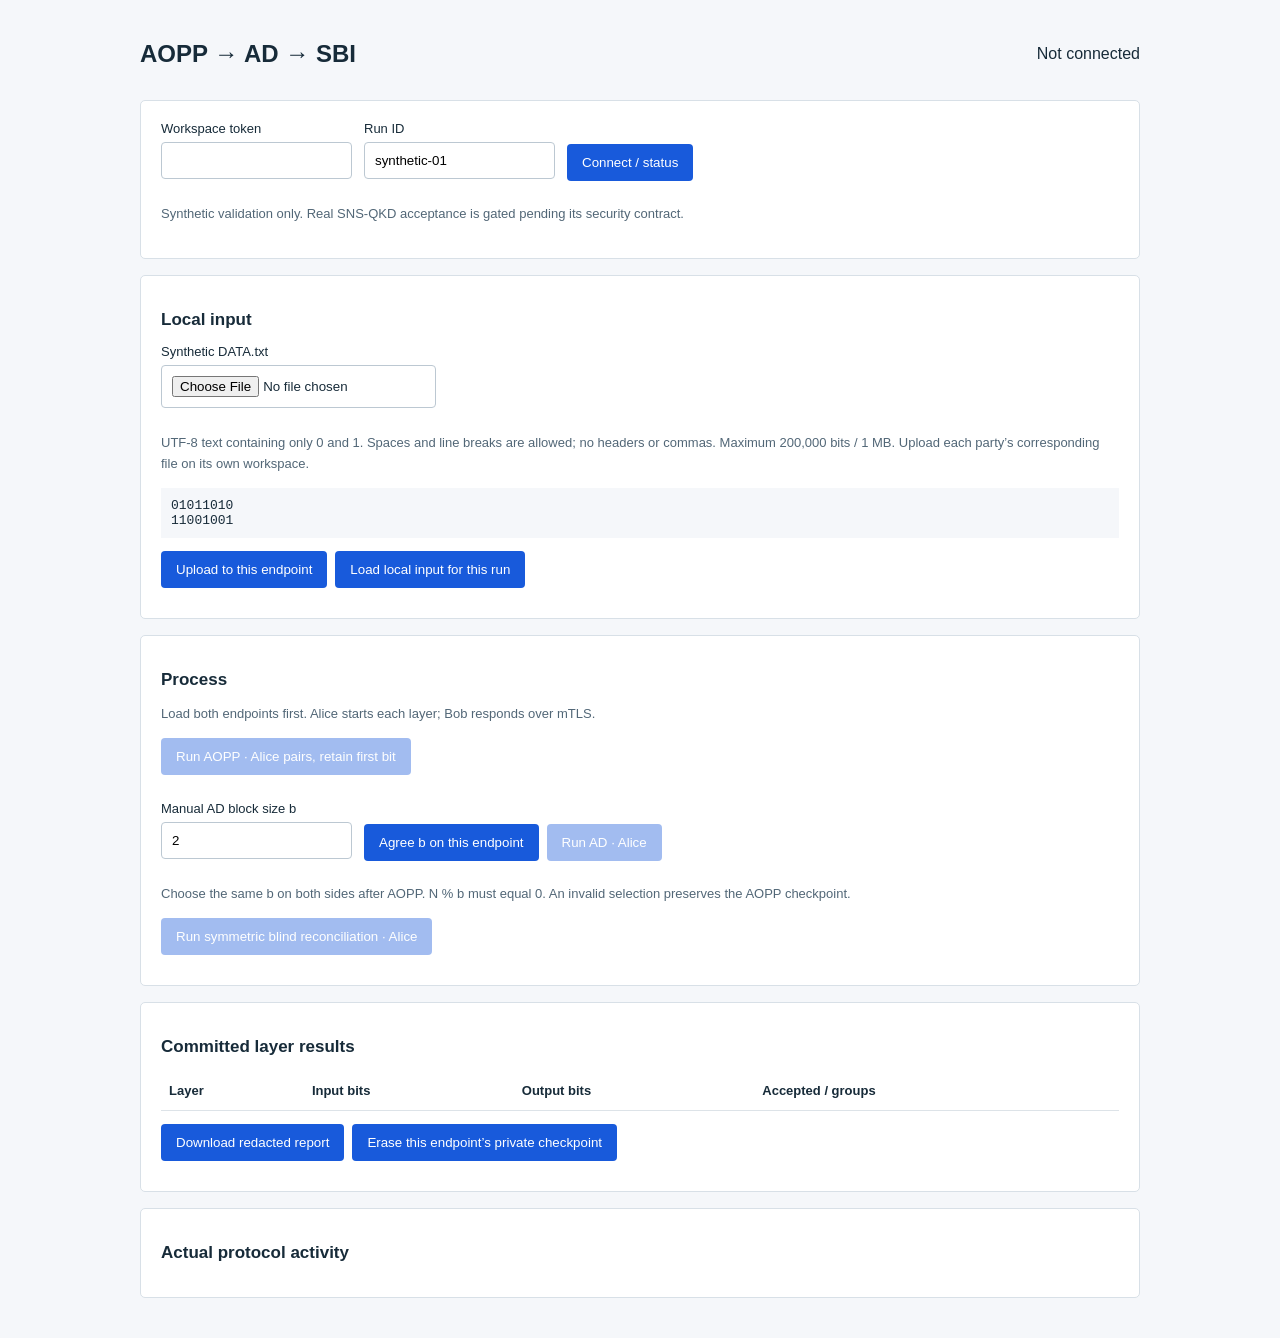
<file: web/workspace.html>
<!doctype html><html lang="en"><head><meta charset="utf-8"><meta name="viewport" content="width=device-width,initial-scale=1"><title>AOPP · AD · SBI</title><link rel="stylesheet" href="workspace.css"><script src="workspace.js" defer></script></head><body><main>
<header><h1 id="role">AOPP → AD → SBI</h1><span id="phase">Not connected</span></header>
<section><label>Workspace token<input id="token" type="password" autocomplete="off"></label><label>Run ID<input id="run" value="synthetic-01" pattern="[A-Za-z0-9_-]{1,48}"></label><button id="connect">Connect / status</button><p id="message" role="status">Synthetic validation only. Real SNS-QKD acceptance is gated pending its security contract.</p></section>
<section><h2>Local input</h2><label>Synthetic DATA.txt<input id="file" type="file" accept=".txt"></label><p>UTF-8 text containing only 0 and 1. Spaces and line breaks are allowed; no headers or commas. Maximum 200,000 bits / 1 MB. Upload each party’s corresponding file on its own workspace.</p><pre>01011010
11001001</pre><button id="upload">Upload to this endpoint</button><button id="prepare">Load local input for this run</button></section>
<section><h2>Process</h2><p>Load both endpoints first. Alice starts each layer; Bob responds over mTLS.</p><button id="aopp">Run AOPP · Alice pairs, retain first bit</button><div class="ad"><label>Manual AD block size b<input id="size" type="number" min="2" step="1" value="2"></label><button id="select">Agree b on this endpoint</button><button id="ad">Run AD · Alice</button></div><p>Choose the same b on both sides after AOPP. N % b must equal 0. An invalid selection preserves the AOPP checkpoint.</p><button id="sbi">Run symmetric blind reconciliation · Alice</button></section>
<section><h2>Committed layer results</h2><table><thead><tr><th>Layer</th><th>Input bits</th><th>Output bits</th><th>Accepted / groups</th></tr></thead><tbody id="counts"></tbody></table><p id="length"></p><p id="pending"></p><button id="report">Download redacted report</button><button id="erase">Erase this endpoint’s private checkpoint</button></section>
<section><h2>Actual protocol activity</h2><div id="events"></div></section>
</main></body></html>
</file>
<file: web/workspace.css>
:root{font-family:Segoe UI,Arial,sans-serif;color:#172b39;background:#f5f7fa}body{margin:0}main{max-width:1000px;margin:auto;padding:24px}header{display:flex;justify-content:space-between;align-items:center}h1{font-size:24px}h2{font-size:17px}section{background:white;border:1px solid #d8e0e7;border-radius:5px;padding:20px;margin:16px 0}label{display:inline-block;font-size:13px;vertical-align:bottom;margin:0 12px 12px 0}input{display:block;padding:10px;border:1px solid #bcc8d2;border-radius:4px;margin-top:6px;max-width:100%;box-sizing:border-box}button{background:#185adb;color:white;border:0;border-radius:4px;padding:11px 15px;margin:0 8px 10px 0;cursor:pointer}button:disabled{opacity:.4;cursor:not-allowed}p{font-size:13px;line-height:1.6;color:#526777}.error{color:#a62424}pre{background:#f5f7fa;padding:10px}.ad{margin-top:16px}table{width:100%;border-collapse:collapse;text-align:left;font-size:13px}th,td{border-bottom:1px solid #dde3e8;padding:12px 8px}#events{max-height:320px;overflow:auto}#events p{border-bottom:1px solid #e3e7eb;padding-bottom:10px}@media(max-width:600px){main{padding:12px}header{display:block}label{display:block}input{width:100%}}
</file>
